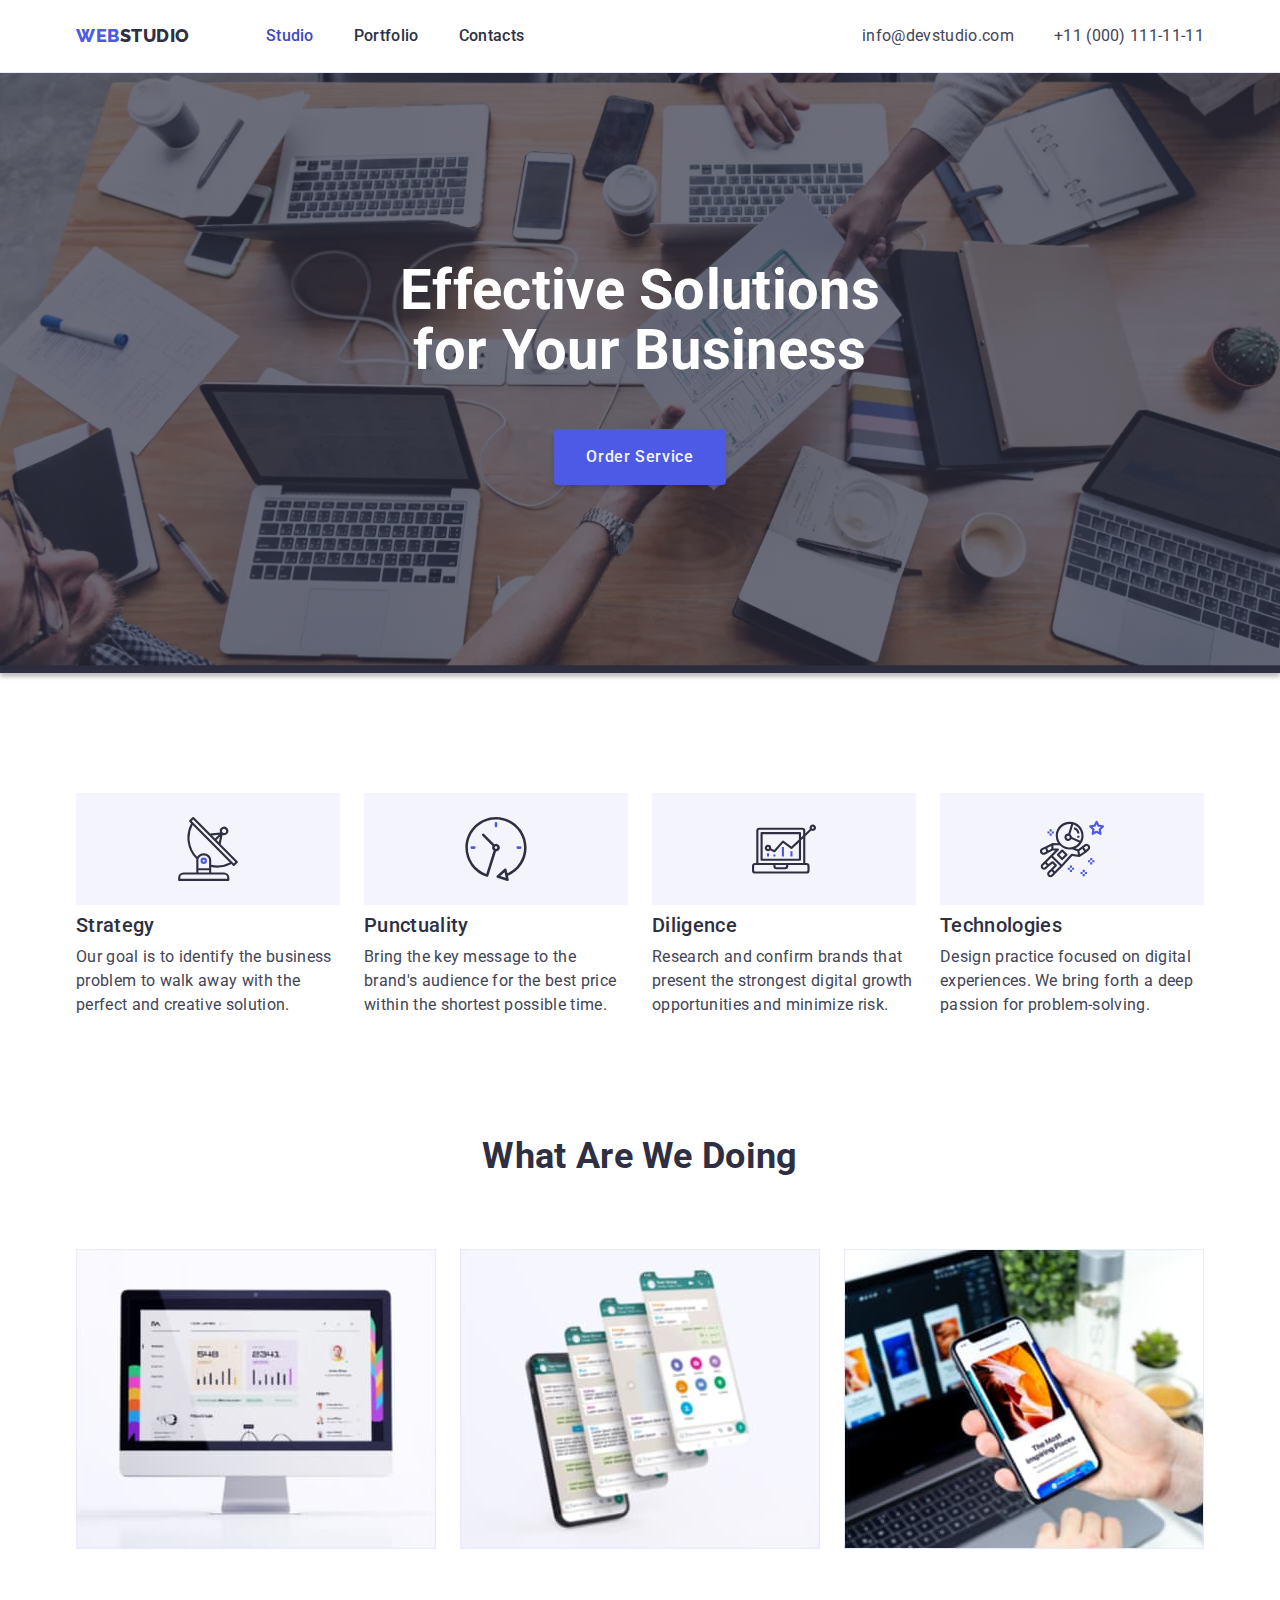
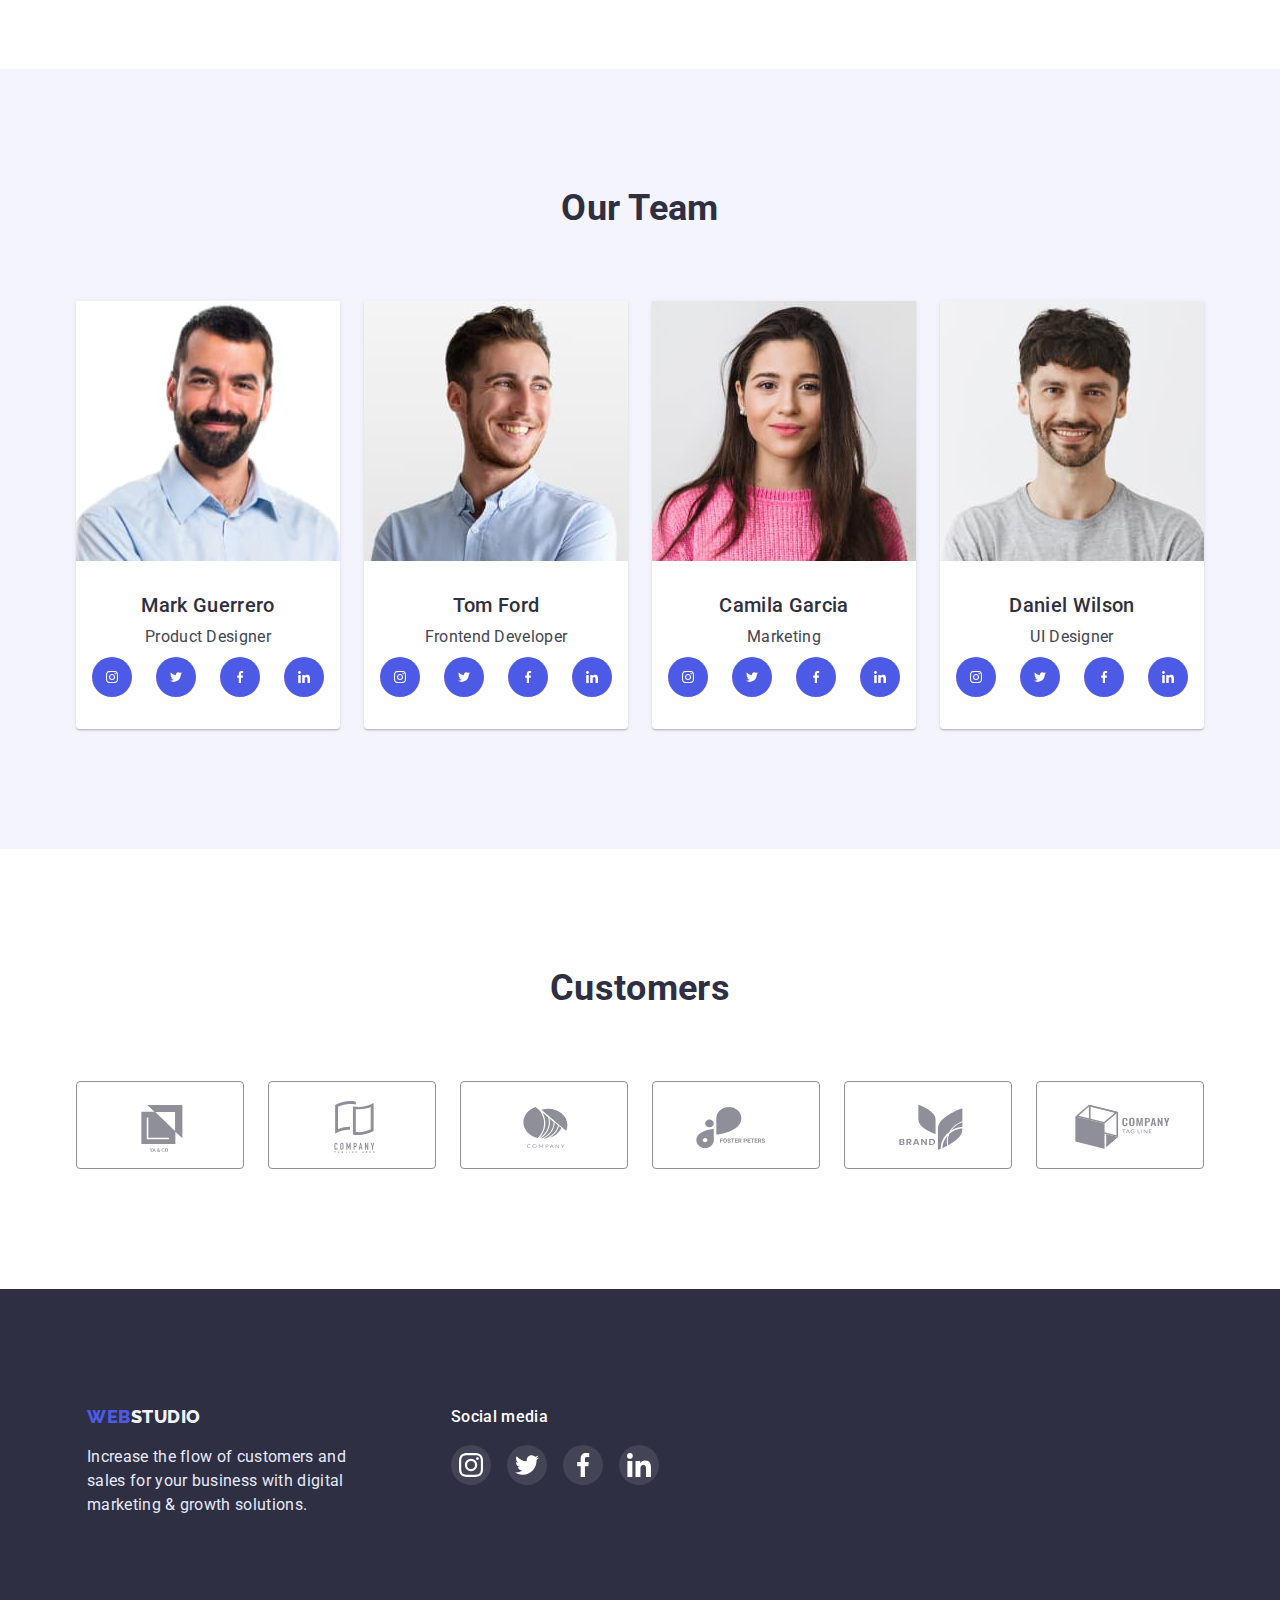
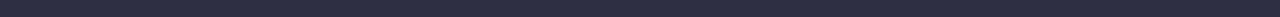
<file: index.html>
<!DOCTYPE html>
<html lang="en">
  <head>
    <meta charset="UTF-8" />
    <meta http-equiv="X-UA-Compatible" content="IE=edge" />
    <meta name="viewport" content="width=device-width, initial-scale=1.0" />
    <link rel="preconnect" href="https://fonts.googleapis.com" />
    <link rel="preconnect" href="https://fonts.gstatic.com" crossorigin />
    <link
      href="https://fonts.googleapis.com/css2?family=Montserrat:wght@400;700&family=Raleway:wght@800&family=Roboto:wght@400;500;700;900&display=swap"
      rel="stylesheet"
    />
    <link
      rel="stylesheet"
      href="https://cdnjs.cloudflare.com/ajax/libs/modern-normalize/1.1.0/modern-normalize.min.css"
    />
    <link rel="stylesheet" href="./css/style.css" />
    <title>Document</title>
  </head>
  <body>
    <header class="header">
      <div class="header-main container">
        <nav class="header-nav">
          <a class="logo link" href="index.html">
            <span class="logo-web">web</span>studio</a
          >
          <ul class="header-list list">
            <li class="header-item">
              <a class="header-link link studio" href="index.html">Studio</a>
            </li>
            <li class="header-item">
              <a class="header-link link" href="portfolio.html">Portfolio</a>
            </li>
            <li class="header-item">
              <a class="header-link link" href="#">Contacts</a>
            </li>
          </ul>
        </nav>
        <address class="address">
          <ul class="address-list list">
            <li>
              <a class="address-item link" href="mailto:info@devstudio.com"
                >info@devstudio.com</a
              >
            </li>
            <li>
              <a class="address-item link" href="tel:+110001111111"
                >+11 (000) 111-11-11</a
              >
            </li>
          </ul>
        </address>
      </div>
    </header>
    <main>
      <!-- Hero -->
      <section class="hero-section">
        <div class="container">
          <h1 class="main-title">
            Effective Solutions <br />
            for Your Business
          </h1>
          <button class="hero-btn" type="button">Order Service</button>
        </div>
      </section>
      <!-- Оur Features -->
      <section class="section">
        <div class="container">
          <h2 class="visually-hidden">Оur Features</h2>
          <ul class="features-list list">
            <li class="features-item">
              <div class="features-icon-box">
                <svg class="features-icon" width="64" height="64">
                  <use href="./img/icons.svg#icon-antenna"></use>
                </svg>
              </div>
              <h3 class="features-subtitle">Strategy</h3>
              <p class="features-text">
                Our goal is to identify the business problem to walk away with
                the perfect and creative solution.
              </p>
            </li>
            <li class="features-item">
              <div class="features-icon-box">
                <svg class="features-icon" width="64" height="64">
                  <use href="./img/icons.svg#icon-clock"></use>
                </svg>
              </div>
              <h3 class="features-subtitle">Punctuality</h3>
              <p class="features-text">
                Bring the key message to the brand's audience for the best price
                within the shortest possible time.
              </p>
            </li>
            <li class="features-item">
              <div class="features-icon-box">
                <svg class="features-icon" width="64" height="64">
                  <use href="./img/icons.svg#icon-diagram"></use>
                </svg>
              </div>
              <h3 class="features-subtitle">Diligence</h3>
              <p class="features-text">
                Research and confirm brands that present the strongest digital
                growth opportunities and minimize risk.
              </p>
            </li>
            <li class="features-item">
              <div class="features-icon-box">
                <svg class="features-icon" width="64" height="64">
                  <use href="./img/icons.svg#icon-astronaut"></use>
                </svg>
              </div>
              <h3 class="features-subtitle">Technologies</h3>
              <p class="features-text">
                Design practice focused on digital experiences. We bring forth a
                deep passion for problem-solving.
              </p>
            </li>
          </ul>
        </div>
      </section>
      <!-- What are we doing? -->
      <section class="works-section">
        <div class="container">
          <h2 class="section-title">What are we doing</h2>
          <ul class="works-list list">
            <li class="works-item">
              <img
                class="works-img"
                src="./img/desktop.jpg"
                alt="Desktop applications"
                width="360"
                height="360"
              />
            </li>
            <li class="works-item">
              <img
                class="works-img"
                src="./img/mobile.jpg"
                alt="Mobile applications"
                width="360"
                height="360"
              />
            </li>
            <li class="works-item">
              <img
                class="works-img"
                src="./img/design.jpg"
                alt="Applications design"
                width="360"
                height="360"
              />
            </li>
          </ul>
        </div>
      </section>
      <!-- Our Team -->
      <section class="section team-section">
        <div class="container">
          <h2 class="section-title">Our Team</h2>
          <ul class="team-list list">
            <li class="team-member">
              <img
                class="team-photo"
                src="./img/mark.jpg"
                alt="Smiling guy with beard"
                width="264"
                height="260"
              />
              <div class="member-info">
                <h3 class="team-subtitle">Mark Guerrero</h3>
                <p class="team-text">Product Designer</p>
                <ul class="social-list list">
                  <li class="social-box">
                    <a
                      class="social-link"
                      href="https://instagram.com"
                      rel="noopener noreferrer"
                      aria-label="instagram-link"
                    >
                      <svg class="social-link-icon" width="12" height="12">
                        <use href="./img/icons.svg#icon-instagram"></use></svg
                    ></a>
                  </li>
                  <li class="social-box">
                    <a
                      class="social-link"
                      href="https://twitter.com"
                      rel="noopener noreferrer"
                      aria-label="twitter-link"
                    >
                      <svg class="social-link-icon" width="12" height="12">
                        <use href="./img/icons.svg#icon-twitter"></use></svg
                    ></a>
                  </li>
                  <li class="social-box">
                    <a
                      class="social-link"
                      href="https://www.facebook.com"
                      rel="noopener noreferrer"
                      aria-label="facebook-link"
                    >
                      <svg class="social-link-icon" width="12" height="12">
                        <use href="./img/icons.svg#icon-facebook"></use></svg
                    ></a>
                  </li>
                  <li class="social-box">
                    <a
                      class="social-link"
                      href="https://www.linkedin.com"
                      rel="noopener noreferrer"
                      aria-label="linkedin-link"
                    >
                      <svg class="social-link-icon" width="12" height="12">
                        <use href="./img/icons.svg#icon-linkedin"></use></svg
                    ></a>
                  </li>
                </ul>
              </div>
            </li>
            <li class="team-member">
              <img
                class="team-photo"
                src="./img/tom.jpg"
                alt="Smiling guy with fancy hairstyle"
                width="264"
                height="260"
              />
              <div class="member-info">
                <h3 class="team-subtitle">Tom Ford</h3>
                <p class="team-text">Frontend Developer</p>
                <ul class="social-list list">
                  <li class="social-box">
                    <a
                      class="social-link"
                      href="https://instagram.com"
                      rel="noopener noreferrer"
                      aria-label="instagram-link"
                    >
                      <svg class="social-link-icon" width="12" height="12">
                        <use href="./img/icons.svg#icon-instagram"></use></svg
                    ></a>
                  </li>
                  <li class="social-box">
                    <a
                      class="social-link"
                      href="https://twitter.com"
                      rel="noopener noreferrer"
                      aria-label="twitter-link"
                    >
                      <svg class="social-link-icon" width="12" height="12">
                        <use href="./img/icons.svg#icon-twitter"></use></svg
                    ></a>
                  </li>
                  <li class="social-box">
                    <a
                      class="social-link"
                      href="https://www.facebook.com"
                      rel="noopener noreferrer"
                      aria-label="facebook-link"
                    >
                      <svg class="social-link-icon" width="12" height="12">
                        <use href="./img/icons.svg#icon-facebook"></use></svg
                    ></a>
                  </li>
                  <li class="social-box">
                    <a
                      class="social-link"
                      href="https://www.linkedin.com"
                      rel="noopener noreferrer"
                      aria-label="linkedin-link"
                    >
                      <svg class="social-link-icon" width="12" height="12">
                        <use href="./img/icons.svg#icon-linkedin"></use></svg
                    ></a>
                  </li>
                </ul>
              </div>
            </li>
            <li class="team-member">
              <img
                class="team-photo"
                src="./img/camila.jpg"
                alt="Shy lady with pink lipstick"
                width="264"
                height="260"
              />
              <div class="member-info">
                <h3 class="team-subtitle">Camila Garcia</h3>
                <p class="team-text">Marketing</p>
                <ul class="social-list list">
                  <li class="social-box">
                    <a
                      class="social-link"
                      href="https://instagram.com"
                      rel="noopener noreferrer"
                      aria-label="instagram-link"
                    >
                      <svg class="social-link-icon" width="12" height="12">
                        <use href="./img/icons.svg#icon-instagram"></use></svg
                    ></a>
                  </li>
                  <li class="social-box">
                    <a
                      class="social-link"
                      href="https://twitter.com"
                      rel="noopener noreferrer"
                      aria-label="twitter-link"
                    >
                      <svg class="social-link-icon" width="12" height="12">
                        <use href="./img/icons.svg#icon-twitter"></use></svg
                    ></a>
                  </li>
                  <li class="social-box">
                    <a
                      class="social-link"
                      href="https://www.facebook.com"
                      rel="noopener noreferrer"
                      aria-label="facebook-link"
                    >
                      <svg class="social-link-icon" width="12" height="12">
                        <use href="./img/icons.svg#icon-facebook"></use></svg
                    ></a>
                  </li>
                  <li class="social-box">
                    <a
                      class="social-link"
                      href="https://www.linkedin.com"
                      rel="noopener noreferrer"
                      aria-label="linkedin-link"
                    >
                      <svg class="social-link-icon" width="12" height="12">
                        <use href="./img/icons.svg#icon-linkedin"></use></svg
                    ></a>
                  </li>
                </ul>
              </div>
            </li>
            <li class="team-member">
              <img
                class="team-photo"
                src="./img/daniel.jpg"
                alt="Typical hipster"
                width="264"
                height="260"
              />
              <div class="member-info">
                <h3 class="team-subtitle">Daniel Wilson</h3>
                <p class="team-text">UI Designer</p>
                <ul class="social-list list">
                  <li class="social-box">
                    <a
                      class="social-link"
                      href="https://instagram.com"
                      rel="noopener noreferrer"
                      aria-label="instagram-link"
                    >
                      <svg class="social-link-icon" width="12" height="12">
                        <use href="./img/icons.svg#icon-instagram"></use></svg
                    ></a>
                  </li>
                  <li class="social-box">
                    <a
                      class="social-link"
                      href="https://twitter.com"
                      rel="noopener noreferrer"
                      aria-label="twitter-link"
                    >
                      <svg class="social-link-icon" width="12" height="12">
                        <use href="./img/icons.svg#icon-twitter"></use></svg
                    ></a>
                  </li>
                  <li class="social-box">
                    <a
                      class="social-link"
                      href="https://www.facebook.com"
                      rel="noopener noreferrer"
                      aria-label="facebook-link"
                    >
                      <svg class="social-link-icon" width="12" height="12">
                        <use href="./img/icons.svg#icon-facebook"></use></svg
                    ></a>
                  </li>
                  <li class="social-box">
                    <a
                      class="social-link"
                      href="https://www.linkedin.com"
                      rel="noopener noreferrer"
                      aria-label="linkedin-link"
                    >
                      <svg class="social-link-icon" width="12" height="12">
                        <use href="./img/icons.svg#icon-linkedin"></use></svg
                    ></a>
                  </li>
                </ul>
              </div>
            </li>
          </ul>
        </div>
      </section>
      <section class="section">
        <div class="container">
          <h2 class="section-title">Customers</h2>
          <ul class="customers-list list">
            <li class="customers-item">
              <a
                class="company-link"
                href=""
                rel="noopener noreferrer"
                aria-label=""
              >
                <svg class="company-link-icon" width="104" height="56">
                  <use href="./img/icons.svg#icon-Logo1"></use></svg
              ></a>
            </li>
            <li class="customers-item">
              <a
                class="company-link"
                href=""
                rel="noopener noreferrer"
                aria-label=""
              >
                <svg class="company-link-icon" width="104" height="56">
                  <use href="./img/icons.svg#icon-Logo2"></use></svg
              ></a>
            </li>
            <li class="customers-item">
              <a
                class="company-link"
                href=""
                rel="noopener noreferrer"
                aria-label=""
              >
                <svg class="company-link-icon" width="104" height="56">
                  <use href="./img/icons.svg#icon-Logo3"></use></svg
              ></a>
            </li>
            <li class="customers-item">
              <a
                class="company-link"
                href=""
                rel="noopener noreferrer"
                aria-label=""
              >
                <svg class="company-link-icon" width="104" height="56">
                  <use href="./img/icons.svg#icon-Logo4"></use></svg
              ></a>
            </li>
            <li class="customers-item">
              <a
                class="company-link"
                href=""
                rel="noopener noreferrer"
                aria-label=""
              >
                <svg class="company-link-icon" width="104" height="56">
                  <use href="./img/icons.svg#icon-Logo5"></use></svg
              ></a>
            </li>
            <li class="customers-item">
              <a
                class="company-link"
                href=""
                rel="noopener noreferrer"
                aria-label=""
              >
                <svg class="company-link-icon" width="104" height="56">
                  <use href="./img/icons.svg#icon-Logo6"></use></svg
              ></a>
            </li>
          </ul>
        </div>
      </section>
    </main>
    <footer class="footer">
      <div class="footer-container container">
        <div class="footer-info">
          <a class="logo link logo-footer" href="index.html">
            <span class="logo-web">web</span>studio
          </a>
          <p class="footer-text">
            Increase the flow of customers and sales for your business with
            digital marketing & growth solutions.
          </p>
        </div>
        <div class="footer-social">
          <p class="uppertitle">Social media</p>
          <ul class="footer-social-list list">
            <li class="footer-social-box">
              <a
                class="footer-social-link"
                href="https://instagram.com"
                rel="noopener noreferrer"
                aria-label="instagram-link"
              >
                <svg class="footer-social-link-icon" width="24" height="24">
                  <use href="./img/icons.svg#icon-instagram"></use></svg
              ></a>
            </li>
            <li class="footer-social-box">
              <a
                class="footer-social-link"
                href="https://twitter.com"
                rel="noopener noreferrer"
                aria-label="twitter-link"
              >
                <svg class="footer-social-link-icon" width="24" height="24">
                  <use href="./img/icons.svg#icon-twitter"></use></svg
              ></a>
            </li>
            <li class="footer-social-box">
              <a
                class="footer-social-link"
                href="https://www.facebook.com"
                rel="noopener noreferrer"
                aria-label="facebook-link"
              >
                <svg class="footer-social-link-icon" width="24" height="24">
                  <use href="./img/icons.svg#icon-facebook"></use></svg
              ></a>
            </li>
            <li class="footer-social-box">
              <a
                class="footer-social-link"
                href="https://www.linkedin.com"
                rel="noopener noreferrer"
                aria-label="linkedin-link"
              >
                <svg class="footer-social-link-icon" width="24" height="24">
                  <use href="./img/icons.svg#icon-linkedin"></use></svg
              ></a>
            </li>
          </ul>
        </div>
      </div>
    </footer>
  </body>
</html>
</file>
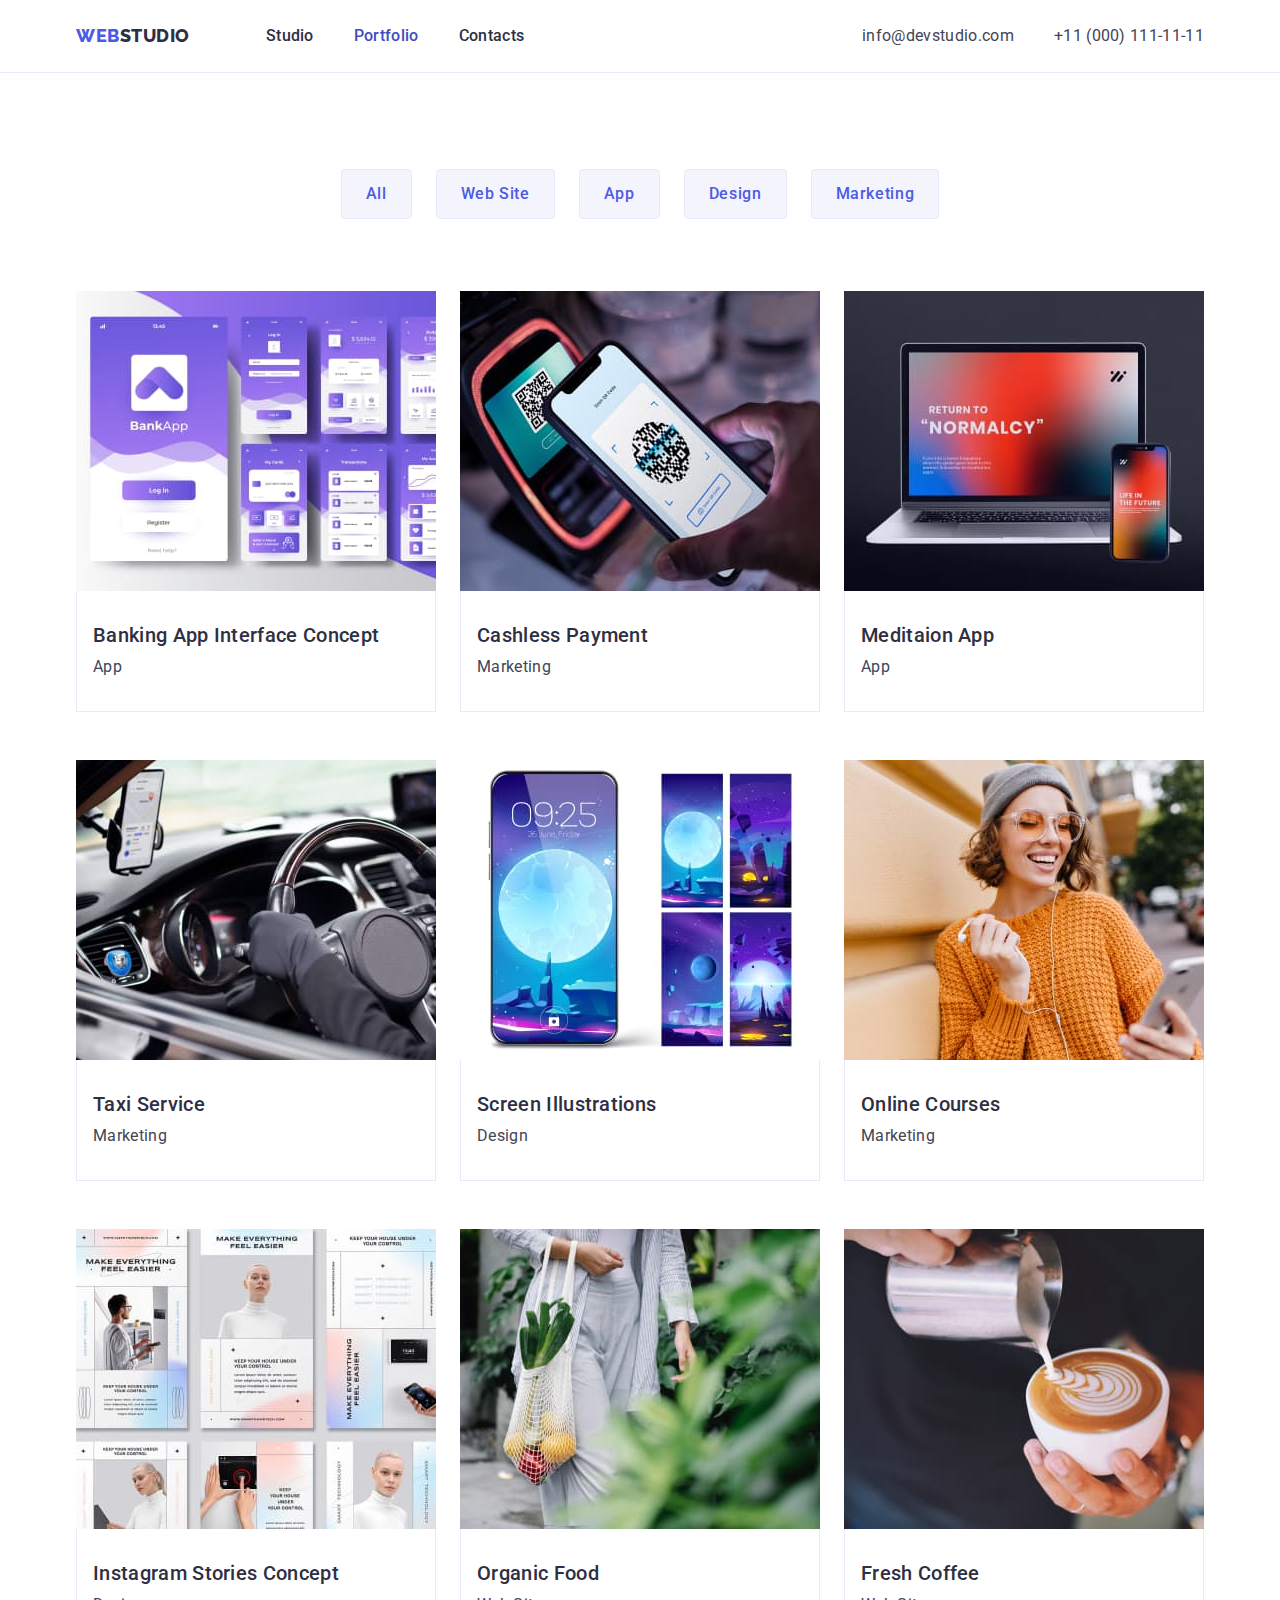
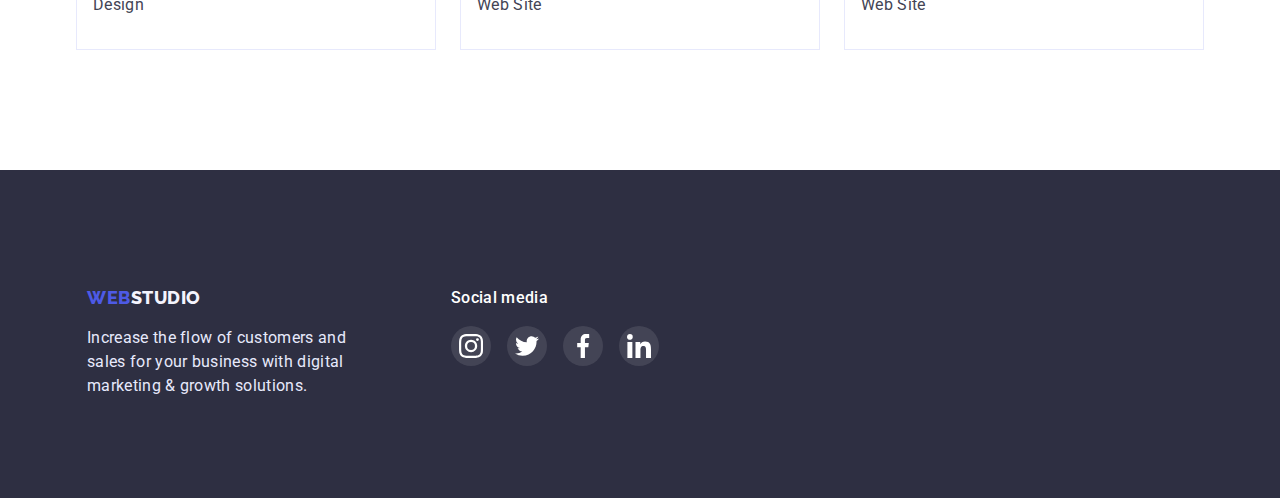
<file: portfolio.html>
<!DOCTYPE html>
<html lang="en">
  <head>
    <meta charset="UTF-8" />
    <meta http-equiv="X-UA-Compatible" content="IE=edge" />
    <meta name="viewport" content="width=device-width, initial-scale=1.0" />
    <link rel="preconnect" href="https://fonts.googleapis.com" />
    <link rel="preconnect" href="https://fonts.gstatic.com" crossorigin />
    <link
      href="https://fonts.googleapis.com/css2?family=Montserrat:wght@400;700&family=Raleway:wght@800&family=Roboto:wght@400;500;700;900&display=swap"
      rel="stylesheet"
    />
    <link
      rel="stylesheet"
      href="https://cdnjs.cloudflare.com/ajax/libs/modern-normalize/1.1.0/modern-normalize.min.css"
    />
    <link rel="stylesheet" href="./css/style.css" />
    <title>Document</title>
  </head>
  <body>
    <header class="header">
      <div class="header-main container">
        <nav class="header-nav">
          <a class="logo link" href="index.html">
            <span class="logo-web">web</span>studio</a
          >
          <ul class="header-list list">
            <li class="header-item">
              <a class="header-link link" href="index.html">Studio</a>
            </li>
            <li class="header-item">
              <a class="header-link link portfolio" href="portfolio.html"
                >Portfolio</a
              >
            </li>
            <li class="header-item">
              <a class="header-link link" href="#">Contacts</a>
            </li>
          </ul>
        </nav>
        <address class="address">
          <ul class="address-list list">
            <li>
              <a class="address-item link" href="mailto:info@devstudio.com"
                >info@devstudio.com</a
              >
            </li>
            <li>
              <a class="address-item link" href="tel:+110001111111"
                >+11 (000) 111-11-11</a
              >
            </li>
          </ul>
        </address>
      </div>
    </header>
    <main>
      <section class="portfolio-section">
        <div class="container">
          <h1 class="visually-hidden">What are we doing</h1>

          <!-- Filters -->
          <ul class="filters-list list">
            <li class="filters-item">
              <button class="filters-btn" type="button">All</button>
            </li>
            <li class="filters-item">
              <button class="filters-btn" type="button">Web Site</button>
            </li>
            <li class="filters-item">
              <button class="filters-btn" type="button">App</button>
            </li>
            <li class="filters-item">
              <button class="filters-btn" type="button">Design</button>
            </li>
            <li class="filters-item">
              <button class="filters-btn" type="button">Marketing</button>
            </li>
          </ul>
          <!-- What are we doing -->
          <ul class="results-list list">
            <li class="results-item">
              <a class="results-link link" href="">
                <img
                  class="results-img"
                  src="./img/portfolio/img1.jpg"
                  alt=""
                  width="360"
                  height="300"
                />
                <div class="results-text">
                  <h2 class="results-subtitle">
                    Banking App Interface Concept
                  </h2>
                  <p class="results-dsc">App</p>
                </div>
              </a>
            </li>
            <li class="results-item">
              <a class="results-link link" href="">
                <img
                  class="results-img"
                  src="./img/portfolio/img2.jpg"
                  alt=""
                  width="360"
                  height="300"
                />
                <div class="results-text">
                  <h2 class="results-subtitle">Cashless Payment</h2>
                  <p class="results-dsc">Marketing</p>
                </div>
              </a>
            </li>
            <li class="results-item">
              <a class="results-link link" href="">
                <img
                  class="results-img"
                  src="./img/portfolio/img3.jpg"
                  alt=""
                  width="360"
                  height="300"
                />
                <div class="results-text">
                  <h2 class="results-subtitle">Meditaion App</h2>
                  <p class="results-dsc">App</p>
                </div>
              </a>
            </li>
            <li class="results-item">
              <a class="results-link link" href="">
                <img
                  class="results-img"
                  src="./img/portfolio/img4.jpg"
                  alt=""
                  width="360"
                  height="300"
                />
                <div class="results-text">
                  <h2 class="results-subtitle">Taxi Service</h2>
                  <p class="results-dsc">Marketing</p>
                </div>
              </a>
            </li>
            <li class="results-item">
              <a class="results-link link" href="">
                <img
                  class="results-img"
                  src="./img/portfolio/img5.jpg"
                  alt=""
                  width="360"
                  height="300"
                />
                <div class="results-text">
                  <h2 class="results-subtitle">Screen Illustrations</h2>
                  <p class="results-dsc">Design</p>
                </div>
              </a>
            </li>
            <li class="results-item">
              <a class="results-link link" href="">
                <img
                  class="results-img"
                  src="./img/portfolio/img6.jpg"
                  alt=""
                  width="360"
                  height="300"
                />
                <div class="results-text">
                  <h2 class="results-subtitle">Online Courses</h2>
                  <p class="results-dsc">Marketing</p>
                </div>
              </a>
            </li>
            <li class="results-item">
              <a class="results-link link" href="">
                <img
                  class="results-img"
                  src="./img/portfolio/img7.jpg"
                  alt=""
                  width="360"
                  height="300"
                />
                <div class="results-text">
                  <h2 class="results-subtitle">Instagram Stories Concept</h2>
                  <p class="results-dsc">Design</p>
                </div>
              </a>
            </li>
            <li class="results-item">
              <a class="results-link link" href="">
                <img
                  class="results-img"
                  src="./img/portfolio/img8.jpg"
                  alt=""
                  width="360"
                  height="300"
                />
                <div class="results-text">
                  <h2 class="results-subtitle">Organic Food</h2>
                  <p class="results-dsc">Web Site</p>
                </div>
              </a>
            </li>
            <li class="results-item">
              <a class="results-link link" href="">
                <img
                  class="results-img"
                  src="./img/portfolio/img9.jpg"
                  alt=""
                  width="360"
                  height="300"
                />
                <div class="results-text">
                  <h2 class="results-subtitle">Fresh Coffee</h2>
                  <p class="results-dsc">Web Site</p>
                </div>
              </a>
            </li>
          </ul>
        </div>
      </section>
    </main>
    <footer class="footer">
      <div class="footer-container container">
        <div class="footer-info">
          <a class="logo link logo-footer" href="index.html">
            <span class="logo-web">web</span>studio
          </a>
          <p class="footer-text">
            Increase the flow of customers and sales for your business with
            digital marketing & growth solutions.
          </p>
        </div>
        <div class="footer-social">
          <p class="uppertitle">Social media</p>
          <ul class="footer-social-list list">
            <li class="footer-social-box">
              <a
                class="footer-social-link"
                href="https://instagram.com"
                rel="noopener noreferrer"
                aria-label="instagram-link"
              >
                <svg class="footer-social-link-icon" width="24" height="24">
                  <use href="./img/icons.svg#icon-instagram"></use></svg
              ></a>
            </li>
            <li class="footer-social-box">
              <a
                class="footer-social-link"
                href="https://twitter.com"
                rel="noopener noreferrer"
                aria-label="twitter-link"
              >
                <svg class="footer-social-link-icon" width="24" height="24">
                  <use href="./img/icons.svg#icon-twitter"></use></svg
              ></a>
            </li>
            <li class="footer-social-box">
              <a
                class="footer-social-link"
                href="https://www.facebook.com"
                rel="noopener noreferrer"
                aria-label="facebook-link"
              >
                <svg class="footer-social-link-icon" width="24" height="24">
                  <use href="./img/icons.svg#icon-facebook"></use></svg
              ></a>
            </li>
            <li class="footer-social-box">
              <a
                class="footer-social-link"
                href="https://www.linkedin.com"
                rel="noopener noreferrer"
                aria-label="linkedin-link"
              >
                <svg class="footer-social-link-icon" width="24" height="24">
                  <use href="./img/icons.svg#icon-linkedin"></use></svg
              ></a>
            </li>
          </ul>
        </div>
      </div>
    </footer>
  </body>
</html>
</file>
<file: css/style.css>
:root {
  --brand-color: #4d5ae5;
  --main-color: #2e2f42;
  --secondary-color: #434455;
  --additional-one-color: #404bbf;
  --additional-two-color: #f4f4fd;
  --additional-three-color: #ffffff;
  --additional-four-color: #e7e9fc;
  --main-size: 16px;
  --main-font-weight: 500;
}

/* =========================== body ===========================*/
body {
  font-family: 'Roboto', sans-serif;
  color: var(--main-color);
  letter-spacing: 0.02em;
}

.container {
  max-width: 1158px;
  margin: 0 auto;
  padding: 0 15px;
}
h1,
h2,
h3,
h4,
h5,
h6,
p,
ul {
  margin: 0;
  padding: 0;
}
img {
  display: block;
  max-width: 100%;
  height: auto;
  margin: 0;
}

.section {
  padding: 120px 0;
}
/* =========================== /body ===========================*/

/* =========================== cl ===========================*/
.list {
  list-style: none;
}

.link {
  text-decoration: none;
}

.visually-hidden {
  position: absolute;
  width: 1px;
  height: 1px;
  margin: -1px;
  border: 0;
  padding: 0;

  white-space: nowrap;
  clip-path: inset(100%);
  clip: rect(0 0 0 0);
  overflow: hidden;
}
/* =========================== /cl ===========================*/

/* =========================== Header ===========================*/

.header-main {
  display: flex;
  align-items: center;
}
.header {
  border-bottom: 1px solid #e7e9fc;
}
.header-nav {
  display: flex;
  align-items: center;
}
.logo {
  margin-right: 76px;
  padding: 16px 0;
  font-family: 'Raleway';
  font-weight: 800;
  font-size: 18px;
  line-height: 1.33;
  letter-spacing: 0.03em;
  text-transform: uppercase;
  color: var(--main-color);
}
.logo-web {
  font-family: 'Raleway';
  font-weight: 800;
  font-size: 18px;
  line-height: 1.33;
  letter-spacing: 0.03em;
  text-transform: uppercase;
  color: var(--brand-color);
}
.header-list {
  display: flex;
}

.header-link {
  font-weight: var(--main-font-weight);
  font-size: var(--main-size);
  line-height: 1.5;
  color: var(--main-color);
}
.header-list li + li {
  margin-left: 40px;
}

.header-item a {
  display: block;
  padding-top: 24px;
  padding-bottom: 24px;
}

.header-link:hover,
.header-link:focus {
  color: var(--additional-one-color);
}
.address {
  margin-left: auto;
}
.address-list {
  display: flex;
}
.address-list li + li {
  margin-left: 40px;
}

.address-item {
  display: block;
  padding-top: 24px;
  padding-bottom: 24px;
  font-style: normal;
  font-size: var(--main-size);
  line-height: 1.5;
  color: var(--secondary-color);
}
.address-item:hover,
.address-item:focus {
  color: var(--additional-one-color);
}

.studio {
  font-weight: var(--main-font-weight);
  font-size: var(--main-size);
  line-height: 1.5;
  color: var(--additional-one-color);
}

.portfolio {
  font-weight: var(--main-font-weight);
  font-size: var(--main-size);
  line-height: 1.5;
  color: var(--additional-one-color);
}

/* =========================== Header ===========================*/

/* =========================== Hero ===========================*/

.hero-section {
  background-color: var(--main-color);
  max-width: 1440px;
  margin: 0 auto;
  padding-top: 188px;
  padding-bottom: 188px;
  text-align: center;

  background-image: linear-gradient(
      rgba(46, 47, 66, 0.7),
      rgba(46, 47, 66, 0.7)
    ),
    url(../img/bg/people-office-bg.webp);
  background-repeat: no-repeat;
  background-size: cover;
  box-shadow: 0px 4px 4px rgba(0, 0, 0, 0.25);
}

.main-title {
  font-size: 56px;
  line-height: 1.07;
  color: var(--additional-three-color);
  margin-bottom: 48px;
}
.hero-btn {
  font-weight: var(--main-font-weight);
  font-size: var(--main-size);
  line-height: 1.5;
  letter-spacing: 0.04em;
  color: var(--additional-two-color);
  background-color: var(--brand-color);
  cursor: pointer;
  min-width: 169px;
  padding: 16px 32px;
  border: none;
  border-radius: 4px;
  box-shadow: 0px 4px 4px rgba(0, 0, 0, 0.15);
}

.hero-btn:hover,
.hero-btn:focus {
  background-color: var(--additional-one-color);
}

/* =========================== /Hero ===========================*/

/* =========================== Our Features ===========================*/

.features-list {
  display: flex;
  gap: 24px;
}
.features-icon-box {
  display: flex;
  align-items: center;
  justify-content: center;
  height: 112px;
  /* padding: 24px 100px; */
  margin-bottom: 8px;

  background-color: var(--additional-two-color);
}
.list {
}
.features-item {
  flex-basis: calc((100% - 72px) / 4);
}
.features-subtitle {
  font-weight: var(--main-font-weight);
  font-size: 20px;
  line-height: 1.2;
  margin-bottom: 8px;
}
.features-text {
  font-size: var(--main-size);
  line-height: 1.5;
  color: var(--secondary-color);
}

/* =========================== /Our Features ===========================*/

/* =========================== Our works ===========================*/

.works-section {
  padding-bottom: 120px;
}
.section-title {
  font-size: 36px;
  line-height: 1.11;
  text-align: center;
  text-transform: capitalize;
  margin-bottom: 72px;
}
.works-list {
  display: flex;
  gap: 24px;
}
.works-item {
  flex-basis: calc((100% - 48px) / 3);
}
.works-img {
}

/* =========================== /Our works ===========================*/

/* =========================== Our team ===========================*/

.team-section {
  background-color: var(--additional-two-color);
}

.team-list {
  display: flex;
  gap: 24px;
}
.team-member {
  flex-basis: calc((100% - 72px) / 4);
  background-color: var(--additional-three-color);
  box-shadow: 0px 1px 6px rgba(46, 47, 66, 0.08),
    0px 1px 1px rgba(46, 47, 66, 0.16), 0px 2px 1px rgba(46, 47, 66, 0.08);
  border-radius: 0px 0px 4px 4px;
}
.team-photo {
}
.member-info {
  padding: 32px 0;
  text-align: center;
}
.team-subtitle {
  font-weight: var(--main-font-weight);
  font-size: 20px;
  line-height: 1.2;
  margin-bottom: 8px;
}
.team-text {
  margin-bottom: 8px;
  font-size: var(--main-size);
  line-height: 1.5;
  color: var(--secondary-color);
}

.social-list {
  display: flex;
  gap: 24px;
  padding: 0 16px;
}
.social-box {
  width: 40px;
  height: 40px;
}
.social-link:hover,
.social-link:focus {
  background-color: var(--additional-one-color);
}
.social-link {
  display: block;
  width: 100%;
  height: 100%;
  background-color: var(--brand-color);
  border-radius: 50%;
  padding: 12px;
}
.social-link-icon {
  fill: var(--additional-three-color);
}
/* =========================== /Our team ===========================*/

/* =========================== Customers ===========================*/

.customers-section {
  padding: 120px 156px;
}
.customers-list {
  display: flex;
  gap: 24px;
}
.customers-item {
  width: 168px;
  height: 88px;
}

.company-link {
  display: block;
  width: 100%;
  height: 100%;
  padding: 16px 32px;
  border: 1px solid #8e8f99;
  border-radius: 4px;
  fill: #8e8f99;
}
.company-link:hover,
.company-link:focus {
  border-color: var(--additional-one-color);
  fill: var(--additional-one-color);
}
.company-link-icon {
}

/* =========================== Customers ===========================*/
/* =========================== Footer ===========================*/

.footer {
  background-color: var(--main-color);
  padding-top: 100px;
  padding-bottom: 100px;
  display: flex;
  justify-content: flex-start;
}
.footer-container {
  display: flex;
  gap: 100px;
}
.footer-info {
}

.uppertitle {
  font-weight: 500;
  font-size: var(--main-size);
  line-height: 1.5;
  color: var(--additional-three-color);
  padding: 16px 0;
}
.logo-footer {
  margin: 0;
  color: var(--additional-two-color);
  display: inline-block;
}

.footer-text {
  font-size: var(--main-size);
  line-height: 1.5;
  color: var(--additional-four-color);
  max-width: 264px;
}

.footer-social {
  padding-right: 534px;
}
.footer-social-list {
  display: flex;
  gap: 16px;
}
.footer-social-box {
  width: 40px;
  height: 40px;
}
.footer-social-link:hover,
.footer-social-link:focus {
  background-color: #31d0aa;
}
.footer-social-link {
  display: block;
  width: 100%;
  height: 100%;
  padding: 8px;
  border-radius: 50%;
  background-color: rgba(255, 255, 255, 0.1);
}
.footer-social-link-icon {
  fill: var(--additional-three-color);
}
/* =========================== /Footer ===========================*/

/* =========================== 
Portfolio
===========================*/

.portfolio-section {
  padding-top: 96px;
  padding-bottom: 120px;
}

/* =========================== Filters btn ===========================*/

.filters-list {
  display: flex;
  justify-content: center;
  margin-bottom: 72px;
}
.filters-list li + li {
  margin-left: 24px;
}
.filters-item {
}
.filters-btn {
  padding: 12px 24px;
  font-family: 'Roboto', sans-serif;
  background-color: var(--additional-two-color);
  font-weight: var(--main-font-weight);
  font-size: var(--main-size);
  line-height: 1.5;
  letter-spacing: 0.04em;
  color: var(--brand-color);
  border: 1px solid var(--additional-four-color);
  border-radius: 4px;
  cursor: pointer;
}
.filters-btn:hover,
.filters-btn:focus {
  background-color: var(--additional-one-color);
  color: var(--additional-three-color);
  border-color: var(--additional-one-color);
  box-shadow: 0px 3px 1px rgba(0, 0, 0, 0.1), 0px 2px 1px rgba(0, 0, 0, 0.08),
    0px 2px 2px rgba(0, 0, 0, 0.12);
}

/* =========================== /Filters btn ===========================*/

/* =========================== results ===========================*/

.results-list {
  display: flex;
  flex-wrap: wrap;
  column-gap: 24px;
  row-gap: 48px;
}
.results-item {
  flex-basis: calc((100% - 48px) / 3);
}

.results-item:hover {
  box-shadow: 0px 1px 6px rgba(46, 47, 66, 0.08),
    0px 1px 1px rgba(46, 47, 66, 0.16), 0px 2px 1px rgba(46, 47, 66, 0.08);
}
.results-link {
}
.results-img {
  /* display: inline-block; */
}
.results-text {
  display: block;
  padding: 32px 16px;

  border-left: 1px solid var(--additional-four-color);
  border-right: 1px solid var(--additional-four-color);
  border-bottom: 1px solid var(--additional-four-color);
}
.results-subtitle {
  margin-bottom: 8px;

  font-weight: var(--main-font-weight);
  font-size: 20px;
  line-height: 1.2;
  color: var(--main-color);
}
.results-dsc {
  font-size: var(--main-size);
  line-height: 1.5;
  color: var(--secondary-color);
}

/* =========================== /results ===========================*/
</file>
